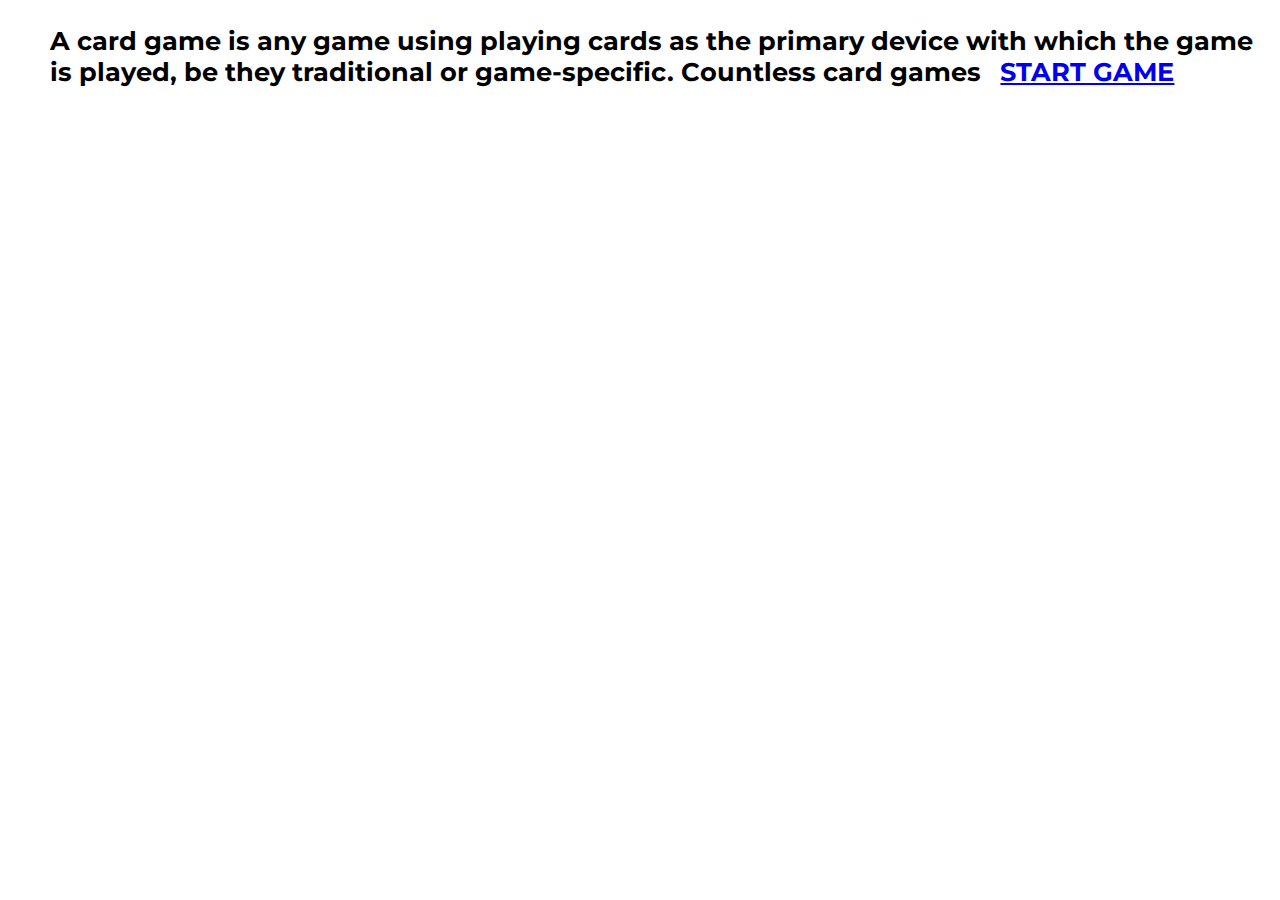
<file: index.html>
<!DOCTYPE html>
<html lang="en">
<head>
    <meta charset="UTF-8">
    <meta http-equiv="X-UA-Compatible" content="IE=edge">
    <meta name="viewport" content="width=device-width, initial-scale=1.0">
    <title>Cart-game</title>
    <link rel="stylesheet" href="style.css">
</head>
<body>
    
    <div>
       <p id="gameText">
           A card game is any game using playing cards as the primary device
            with which the game is played, be they traditional or 
            game-specific. Countless card games 
          <a href="about.html" id="starbtn">START GAME</a>
        </p>
    </div>

</body>
<script src="app.js"></script>
</html>
</file>
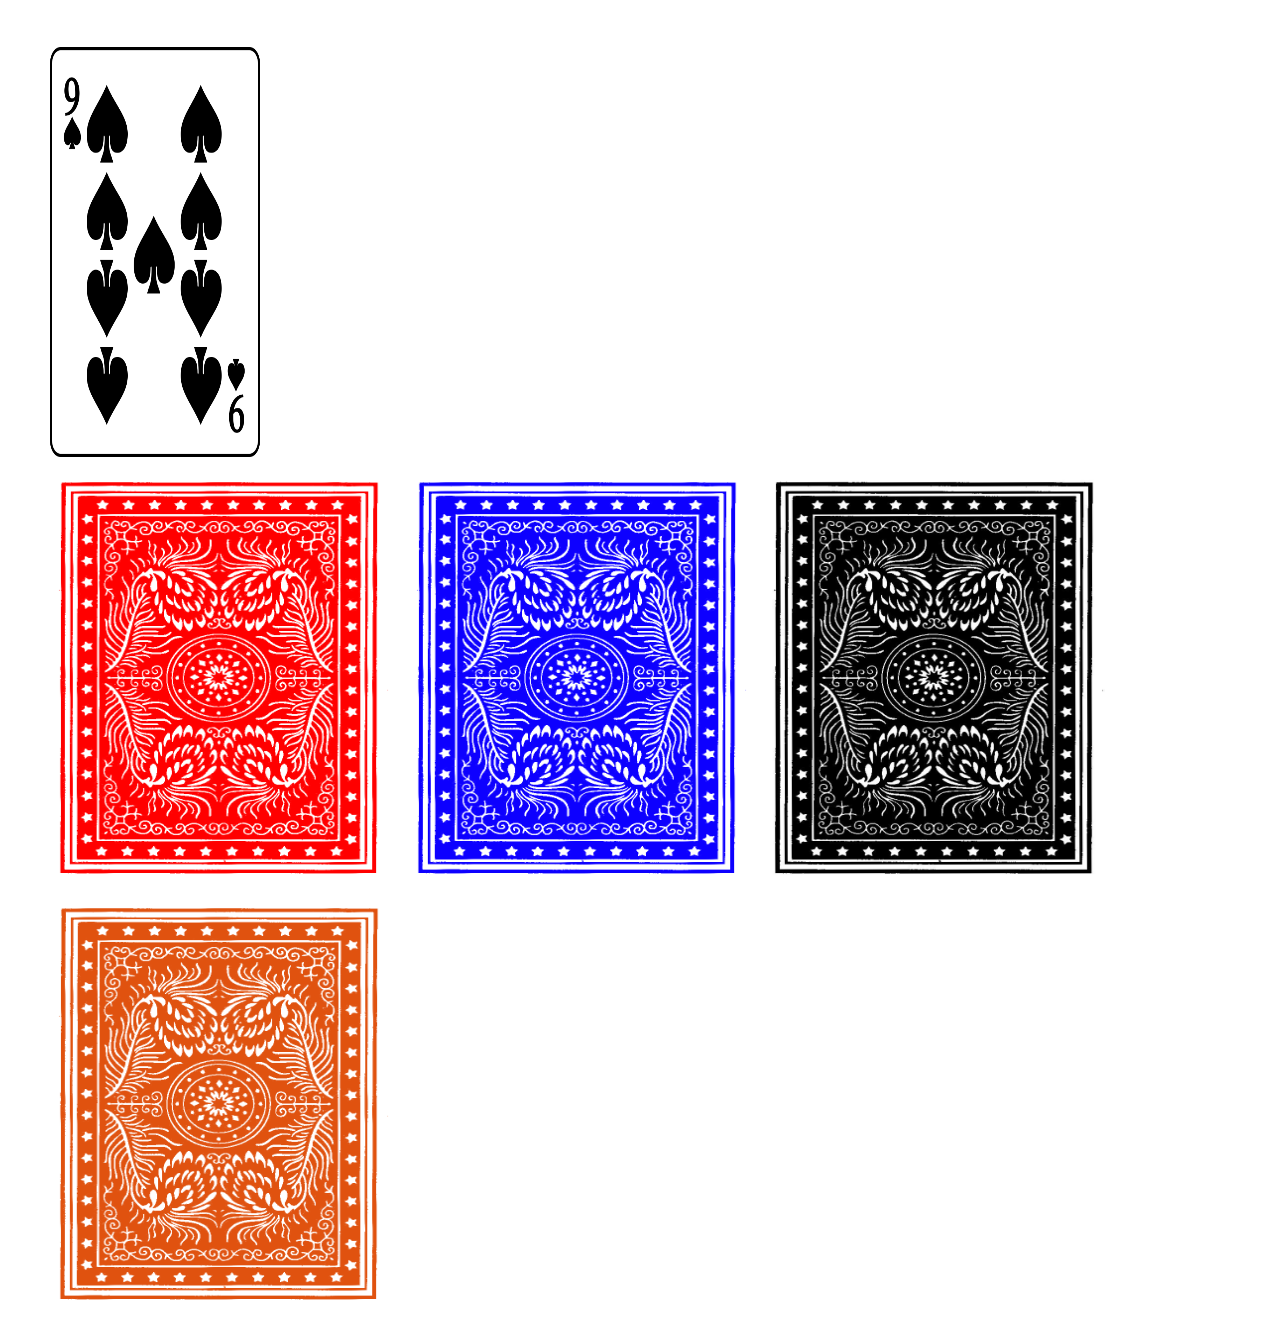
<file: about.html>
<!DOCTYPE html>
<html lang="en">
<head>
    <meta charset="UTF-8">
    <meta http-equiv="X-UA-Compatible" content="IE=edge">
    <meta name="viewport" content="width=device-width, initial-scale=1.0">
    <title>Cart-game</title>
    <link rel="stylesheet" href="style.css">
</head>
<body>
    <h1 id="result"></h1>
    <div>
     <img id="mainimg" src="image/4.png" alt="">
     <br>
     <img id="backimg"  onclick="changeImage(this,'image/1.png')" src="image/back4.png" alt="">
     <img id="backimg2" onclick="changeImage(this,'image/2.png')" src="image/back1.png" alt="">
     <img id="backimg3" onclick="changeImage(this,'image/3.png')" src="image/back.png" alt="">
     <img id="backimg4" onclick="changeImage(this,'image/4.png')" src="image/back3.png" alt="">
      </div>
    </div>
</body>
<script src="app.js"></script>
</html>
</file>
<file: style.css>
@font-face {
    font-family: monoster;
    src: url(Montserrat-Bold.ttf);
}
*{
    margin-left: 1%;
    margin-top: 1%;
    font-family: monoster;
}
#gameText{
    font-size: 2vw;
}
#starbtn{
    font-size: 2vw;
}
#mainimg{
    width: 17%;
}
img{
    width: 340px;
    height: 410px
    ;
}
</file>
